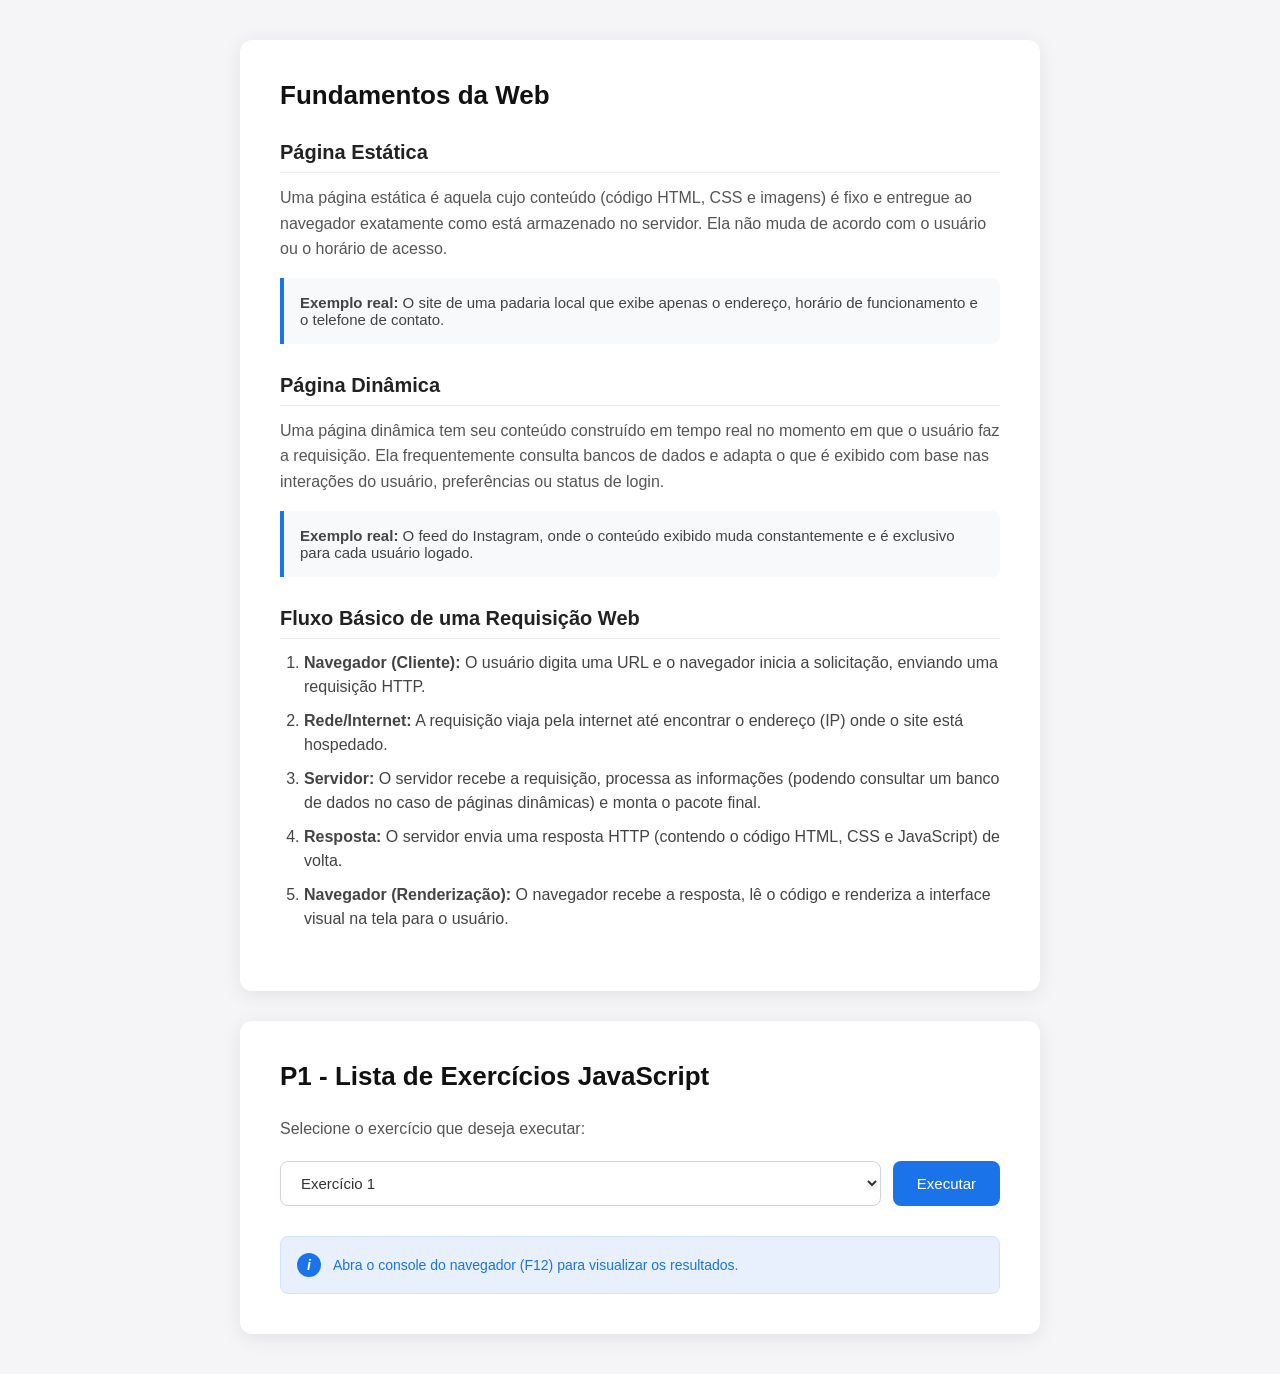
<file: index.html>
<!DOCTYPE html>
<html lang="pt-BR">
<head>
    <meta charset="UTF-8">
    <meta name="viewport" content="width=device-width, initial-scale=1.0">
    <title>Fundamentos da Web & Exercícios JS</title>
    <!-- Conectando o arquivo CSS externo -->
    <link rel="stylesheet" href="css/style.css">
</head>
<body>

    <!-- Primeiro Cartão: Fundamentos da Web -->
    <div class="container">
        <h1>Fundamentos da Web</h1>

        <h2>Página Estática</h2>
        <p>Uma página estática é aquela cujo conteúdo (código HTML, CSS e imagens) é fixo e entregue ao navegador exatamente como está armazenado no servidor. Ela não muda de acordo com o usuário ou o horário de acesso.</p>
        <div class="example">
            <strong>Exemplo real:</strong> O site de uma padaria local que exibe apenas o endereço, horário de funcionamento e o telefone de contato.
        </div>

        <h2>Página Dinâmica</h2>
        <p>Uma página dinâmica tem seu conteúdo construído em tempo real no momento em que o usuário faz a requisição. Ela frequentemente consulta bancos de dados e adapta o que é exibido com base nas interações do usuário, preferências ou status de login.</p>
        <div class="example">
            <strong>Exemplo real:</strong> O feed do Instagram, onde o conteúdo exibido muda constantemente e é exclusivo para cada usuário logado.
        </div>

        <h2>Fluxo Básico de uma Requisição Web</h2>
        <ol>
            <li><strong>Navegador (Cliente):</strong> O usuário digita uma URL e o navegador inicia a solicitação, enviando uma requisição HTTP.</li>
            <li><strong>Rede/Internet:</strong> A requisição viaja pela internet até encontrar o endereço (IP) onde o site está hospedado.</li>
            <li><strong>Servidor:</strong> O servidor recebe a requisição, processa as informações (podendo consultar um banco de dados no caso de páginas dinâmicas) e monta o pacote final.</li>
            <li><strong>Resposta:</strong> O servidor envia uma resposta HTTP (contendo o código HTML, CSS e JavaScript) de volta.</li>
            <li><strong>Navegador (Renderização):</strong> O navegador recebe a resposta, lê o código e renderiza a interface visual na tela para o usuário.</li>
        </ol>
    </div>

    <!-- Segundo Cartão: Lista de Exercícios JavaScript -->
    <div class="container">
        <h1>P1 - Lista de Exercícios JavaScript</h1>
        <p>Selecione o exercício que deseja executar:</p>
        
        <div class="controls">
            <select id="exercise-select">
                <option value="exercicio01.js">Exercício 1</option>
                <option value="exercicio02.js">Exercício 2</option>
                <option value="exercicio03.js">Exercício 3</option>
                <option value="exercicio04.js">Exercício 4</option>
                <option value="exercicio05.js">Exercício 5</option>
                <option value="exercicio06.js">Exercício 6</option>
                <option value="exercicio07.js">Exercício 7</option>
                <option value="exercicio08.js">Exercício 8</option>
                <option value="exercicio09.js">Exercício 9</option>
                <option value="exercicio10.js">Exercício 10</option>
                <option value="exercicio11.js">Exercício 11</option>
                <option value="desafio-final.js">Desafio Final 🚀</option>
            </select>
            
            <button id="btn-executar">Executar</button>
        </div>

        <div class="info-box">
            <span class="info-icon">i</span>
            <span>Abra o console do navegador (F12) para visualizar os resultados.</span>
        </div>
    </div>
    
    <!-- Lógica de execução dos arquivos JS -->
    <script>
        document.getElementById('btn-executar').addEventListener('click', function() {
            const select = document.getElementById('exercise-select');
            const scriptName = select.value;
            
            console.clear(); 
            console.log(`%c--- Executando: ${scriptName} ---`, 'color: #1a73e8; font-weight: bold; font-size: 14px;');

            const oldScript = document.getElementById('dynamic-script');
            if (oldScript) {
                oldScript.remove();
            }

            const script = document.createElement('script');
            script.src = 'js/'+ scriptName;
            script.id = 'dynamic-script';
            
            script.onerror = function() {
                console.error(`Erro: O arquivo "${scriptName}" não foi encontrado na pasta.`);
            };

            document.body.appendChild(script);
        });
    </script>
</body>
</html>
</file>
<file: css/style.css>
/* Reset e fontes modernas */
* {
    box-sizing: border-box;
    margin: 0;
    padding: 0;
    font-family: -apple-system, BlinkMacSystemFont, "Segoe UI", Roboto, Helvetica, Arial, sans-serif;
}

body {
    background-color: #f5f5f7;
    color: #333;
    padding: 40px 20px;
    display: flex;
    flex-direction: column;
    align-items: center;
    gap: 30px; /* Espaço entre os cartões */
}

/* Estilo dos cartões principais */
.container {
    background: #ffffff;
    padding: 40px;
    border-radius: 12px;
    box-shadow: 0 4px 20px rgba(0, 0, 0, 0.08);
    max-width: 800px;
    width: 100%;
}

/* Títulos e Textos */
h1 { font-size: 26px; margin-bottom: 24px; color: #111; }
h2 { font-size: 20px; margin-top: 30px; margin-bottom: 12px; color: #222; border-bottom: 1px solid #eaeaea; padding-bottom: 8px; }
p { font-size: 16px; margin-bottom: 16px; line-height: 1.6; color: #555; }

/* Estilo das caixas de exemplo (Fundamentos) */
.example {
    background: #f8f9fa;
    padding: 16px;
    border-left: 4px solid #1a73e8;
    border-radius: 0 8px 8px 0;
    margin-bottom: 20px;
    font-size: 15px;
    color: #444;
}

/* Estilo da lista ordenada (Fundamentos) */
ol { margin-left: 24px; margin-bottom: 20px; }
li { margin-bottom: 10px; line-height: 1.5; color: #444; }

/* Controles da Lista de Exercícios */
.controls { display: flex; gap: 12px; margin-bottom: 30px; margin-top: 20px; }
select {
    flex: 1; padding: 12px 16px; font-size: 15px; border: 1px solid #d1d5db; border-radius: 8px;
    outline: none; cursor: pointer; background-color: #fff; color: #333; transition: border-color 0.2s;
}
select:focus { border-color: #1a73e8; box-shadow: 0 0 0 3px rgba(26, 115, 232, 0.2); }

button {
    background-color: #1a73e8; color: white; border: none; padding: 12px 24px;
    font-size: 15px; border-radius: 8px; cursor: pointer; transition: background 0.2s; font-weight: 500;
}
button:hover { background-color: #1557b0; }

/* Caixa de informação azul */
.info-box { background-color: #e8f0fe; color: #1a73e8; padding: 16px; border-radius: 8px; display: flex; align-items: center; gap: 12px; font-size: 14px; border: 1px solid #d2e3fc; }
.info-icon { background-color: #1a73e8; color: white; width: 24px; height: 24px; border-radius: 50%; display: flex; justify-content: center; align-items: center; font-weight: bold; font-style: italic; font-size: 14px; flex-shrink: 0; }
</file>
